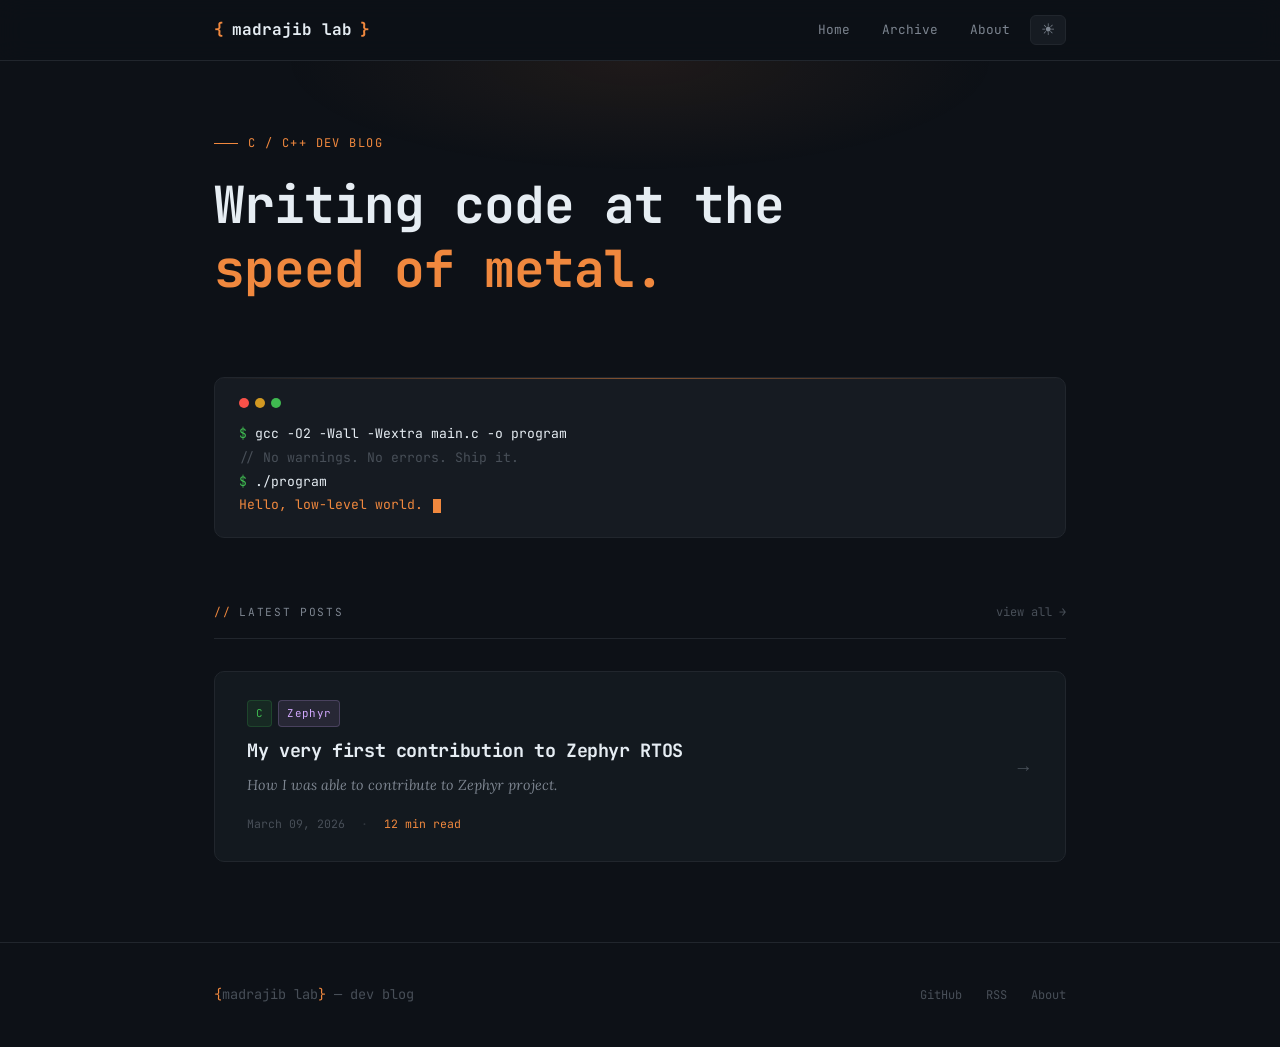
<file: index.html>
<!DOCTYPE html>
<html lang="en" data-theme="dark">
<head>
  <meta charset="UTF-8" />
  <meta name="viewport" content="width=device-width, initial-scale=1.0" />
  <title>madrajib lab — A C/C++ Dev Blog</title>
  <meta name="description" content="Dev Blog" />
  <link rel="stylesheet" href="style.css" />
  <link rel="icon" href="data:image/svg+xml,<svg xmlns='http://www.w3.org/2000/svg' viewBox='0 0 32 32'><text y='26' font-size='28'>⚙</text></svg>" />
</head>
<body>

  <!-- ── Nav ─────────────────────────────────────────────── -->
  <nav>
    <div class="nav-inner">
      <a href="index.html" class="nav-logo">
        <span class="logo-bracket">{</span>madrajib lab<span class="logo-bracket">}</span>
      </a>
      <div class="nav-links">
        <a href="index.html">Home</a>
        <a href="archive.html">Archive</a>
        <a href="about.html">About</a>
        <button class="theme-toggle" onclick="toggleTheme()" title="Toggle theme" aria-label="Toggle theme">☽</button>
      </div>
    </div>
  </nav>

  <!-- ── Hero ────────────────────────────────────────────── -->
  <div class="container">
    <section class="hero">
      <div class="hero-tag">C / C++ Dev Blog</div>
      <h1>Writing code at the<br><span class="accent">speed of metal.</span></h1>
      <!-- <p class="hero-desc">
        Deep dives into memory management, undefined behavior, performance tuning,
        and the dark arts of systems programming.
      </p> -->
      <!-- <div class="hero-stats">
        <div class="stat"><span>24</span>Articles</div>
        <div class="stat"><span>C++23</span>Coverage</div>
        <div class="stat"><span>∞</span>Segfaults</div>
      </div> -->
    </section>

    <!-- ── Terminal Banner ──────────────────────────────── -->
    <div class="terminal-banner">
      <div class="term-dots">
        <div class="term-dot"></div>
        <div class="term-dot"></div>
        <div class="term-dot"></div>
      </div>
      <div class="term-line"><span class="prompt">$</span> <span class="cmd">gcc -O2 -Wall -Wextra main.c -o program</span></div>
      <div class="term-line"><span class="comment">// No warnings. No errors. Ship it.</span></div>
      <div class="term-line"><span class="prompt">$</span> <span class="cmd">./program</span></div>
      <div class="term-line"><span class="output">Hello, low-level world.</span> <span class="cursor"></span></div>
    </div>

    <!-- ── Latest Posts ─────────────────────────────────── -->
    <section class="section">
      <div class="section-header">
        <div class="section-title">Latest Posts</div>
        <a href="archive.html" class="see-all">view all →</a>
      </div>

      <div class="posts-grid">

        <!-- Featured Post -->
         <a href="posts/my_first_zephyr_contribution.html" class="post-card">
          <div>
            <div class="post-tags">
              <span class="tag tag-cpp">C</span>
              <span class="tag tag-mem">Zephyr</span>
            </div>
            <h2 class="post-title">My very first contribution to Zephyr RTOS</h2>
            <p class="post-excerpt">
              How I was able to contribute to Zephyr project.
            </p>
            <div class="post-meta">
              <span>March 09, 2026</span>
              <span class="dot">·</span>
              <span class="read-time">12 min read</span>
            </div>
          </div>
          <span class="post-arrow">→</span>
        </a>

        <!-- <a href="posts/cc_simple_bus.html" class="post-card">
          <div>
            <div class="post-tags">
              <span class="tag tag-cpp">C</span>
              <span class="tag tag-mem">Event Bus</span>
            </div>
            <h2 class="post-title">Simple Event Bus in CC Printer — Here's how its working</h2>
            <p class="post-excerpt">
              Working of a simple event bus in Elegoo Centauri Carbon 3D printer.
            </p>
            <div class="post-meta">
              <span>March 09, 2026</span>
              <span class="dot">·</span>
              <span class="read-time">12 min read</span>
            </div>
          </div>
          <span class="post-arrow">→</span>
        </a> -->

        <!-- Post 2 -->
        <!-- <a href="posts/smart-pointers.html" class="post-card">
          <div>
            <div class="post-tags">
              <span class="tag tag-c">C</span>
              <span class="tag tag-perf">Performance</span>
            </div>
            <h2 class="post-title">Cache Lines, Padding, and the Struct Layout That Doubled My Performance</h2>
            <p class="post-excerpt">
              A 2× speedup hidden in 8 bytes of reordering. How struct field order can make or break your hot path.
            </p>
            <div class="post-meta">
              <span>Apr 28, 2025</span>
              <span class="dot">·</span>
              <span class="read-time">9 min read</span>
            </div>
          </div>
          <span class="post-arrow">→</span>
        </a> -->

        <!-- Post 3 -->
        <!-- <a href="posts/undefined-behavior.html" class="post-card">
          <div>
            <div class="post-tags">
              <span class="tag tag-c">C</span>
              <span class="tag tag-cpp">C++</span>
            </div>
            <h2 class="post-title">Undefined Behavior Is Not a Bug — It's a Contract You're Breaking</h2>
            <p class="post-excerpt">
              The compiler assumes your code is correct. When it isn't, all bets are off. Real examples of
              UB that silently corrupt data in optimized builds.
            </p>
            <div class="post-meta">
              <span>Apr 14, 2025</span>
              <span class="dot">·</span>
              <span class="read-time">15 min read</span>
            </div>
          </div>
          <span class="post-arrow">→</span>
        </a> -->

        <!-- Post 4 -->
        <!-- <a href="posts/templates.html" class="post-card">
          <div>
            <div class="post-tags">
              <span class="tag tag-cpp">C++</span>
              <span class="tag tag-algo">Algorithms</span>
            </div>
            <h2 class="post-title">Template Metaprogramming in 2025: When to Use It, When to Run</h2>
            <p class="post-excerpt">
              Concepts, constraints, and compile-time computation. The modern C++ way to write generic 
              code without sacrificing your sanity.
            </p>
            <div class="post-meta">
              <span>Mar 30, 2025</span>
              <span class="dot">·</span>
              <span class="read-time">11 min read</span>
            </div>
          </div>
          <span class="post-arrow">→</span>
        </a> -->

        <!-- Post 5 -->
        <!-- <a href="posts/syscalls.html" class="post-card">
          <div>
            <div class="post-tags">
              <span class="tag tag-c">C</span>
              <span class="tag tag-sys">Systems</span>
            </div>
            <h2 class="post-title">Talking to the Kernel: A Practical Guide to System Calls in C</h2>
            <p class="post-excerpt">
              Skip the glibc wrappers. This is how programs actually talk to Linux — from <code>write()</code>
              to <code>mmap()</code>, raw and unfiltered.
            </p>
            <div class="post-meta">
              <span>Mar 15, 2025</span>
              <span class="dot">·</span>
              <span class="read-time">13 min read</span>
            </div>
          </div>
          <span class="post-arrow">→</span>
        </a> -->

      </div>
    </section>
  </div><!-- /container -->

  <!-- ── Footer ───────────────────────────────────────────── -->
  <footer>
    <div class="footer-inner">
      <div class="footer-logo">
        <span>{</span>madrajib lab<span>}</span> — dev blog
      </div>
      <div class="footer-links">
        <a href="https://github.com/MadRajib" target="_blank">GitHub</a>
        <a href="feed.xml">RSS</a>
        <a href="about.html">About</a>
      </div>
    </div>
  </footer>

  <script>
    // ── Theme ──────────────────────────────────────────────
    const html = document.documentElement;
    const btn  = document.querySelector('.theme-toggle');

    const savedTheme = localStorage.getItem('theme') || 'dark';
    applyTheme(savedTheme);

    function applyTheme(theme) {
      html.setAttribute('data-theme', theme);
      btn.textContent = theme === 'dark' ? '☀︎' : '☽';
      localStorage.setItem('theme', theme);
    }

    function toggleTheme() {
      applyTheme(html.getAttribute('data-theme') === 'dark' ? 'light' : 'dark');
    }
  </script>
</body>
</html>
</file>
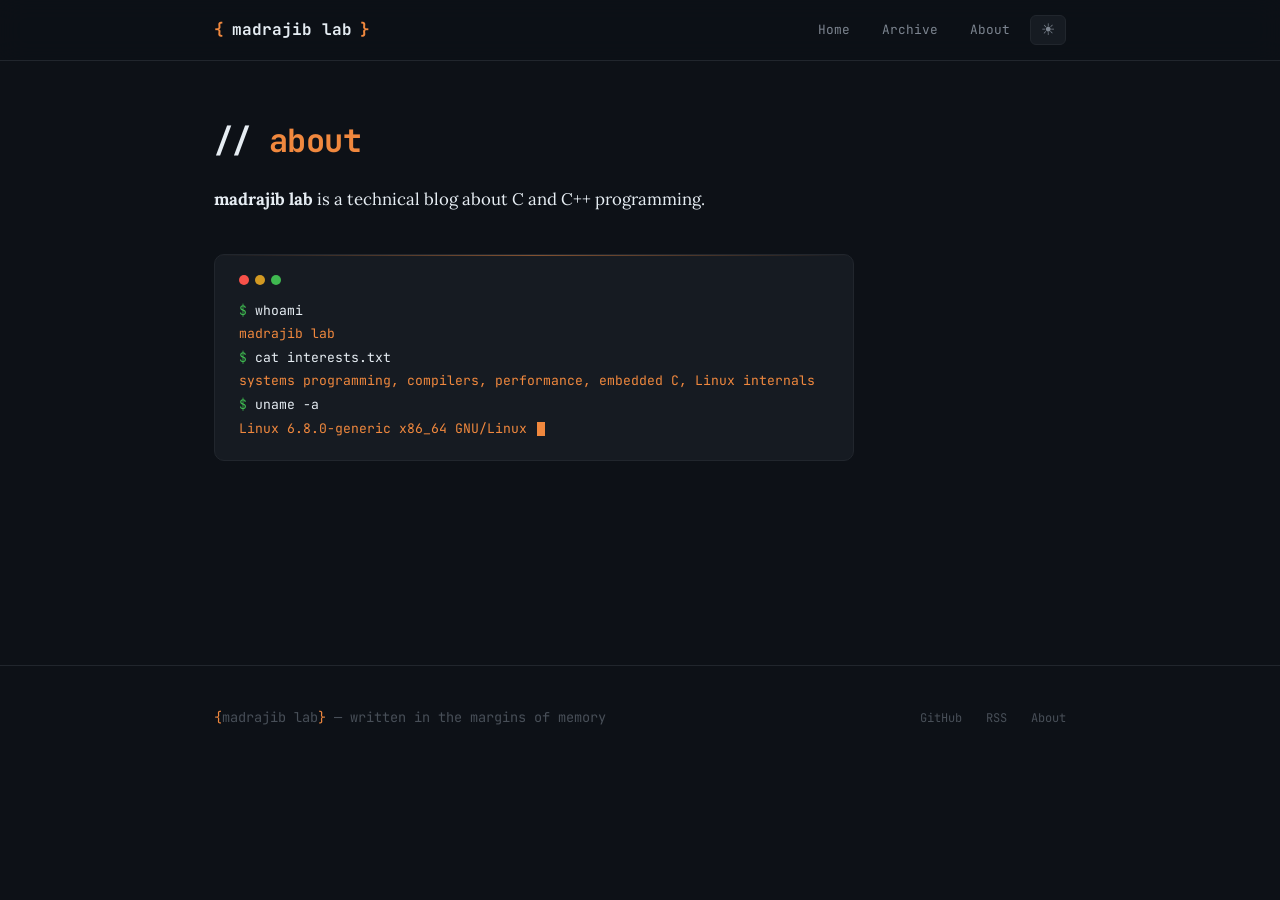
<file: about.html>
<!DOCTYPE html>
<html lang="en" data-theme="dark">
<head>
  <meta charset="UTF-8" />
  <meta name="viewport" content="width=device-width, initial-scale=1.0" />
  <title>About — madrajib lab</title>
  <link rel="stylesheet" href="style.css" />
  <link rel="icon" href="data:image/svg+xml,<svg xmlns='http://www.w3.org/2000/svg' viewBox='0 0 32 32'><text y='26' font-size='28'>⚙</text></svg>" />
</head>
<body>

  <nav>
    <div class="nav-inner">
      <a href="index.html" class="nav-logo">
        <span class="logo-bracket">{</span>madrajib lab<span class="logo-bracket">}</span>
      </a>
      <div class="nav-links">
        <a href="index.html">Home</a>
        <a href="archive.html">Archive</a>
        <a href="about.html">About</a>
        <button class="theme-toggle" onclick="toggleTheme()" title="Toggle theme" aria-label="Toggle theme">☽</button>
      </div>
    </div>
  </nav>

  <div class="container">
    <div class="about-section">
      <h1>// <span class="accent">about</span></h1>
      <div class="about-content">
        <p>
          <strong>madrajib lab</strong> is a technical blog about C and C++ programming. 
          <!-- Not the "here's how to write a for loop" kind — the kind where we read assembly output, 
          measure cache miss rates, and dig into why the compiler makes surprising choices. -->
        </p>
        <!-- <p>
          I'm a systems programmer who spends too much time on Compiler Explorer and not enough 
          time sleeping. I work on performance-critical software and write about what I learn along 
          the way: memory models, undefined behavior, modern C++ idioms, and the occasional foray 
          into kernel internals.
        </p> -->
        <!-- <p>
          All code examples are compiled and tested. If something is wrong, open an issue on GitHub.
        </p> -->

        <div class="terminal-banner" style="margin-top:40px">
          <div class="term-dots">
            <div class="term-dot"></div><div class="term-dot"></div><div class="term-dot"></div>
          </div>
          <div class="term-line"><span class="prompt">$</span> <span class="cmd">whoami</span></div>
          <div class="term-line"><span class="output">madrajib lab</span></div>
          <div class="term-line"><span class="prompt">$</span> <span class="cmd">cat interests.txt</span></div>
          <div class="term-line"><span class="output">systems programming, compilers, performance, embedded C, Linux internals</span></div>
          <div class="term-line"><span class="prompt">$</span> <span class="cmd">uname -a</span></div>
          <div class="term-line"><span class="output">Linux 6.8.0-generic x86_64 GNU/Linux</span> <span class="cursor"></span></div>
        </div>

        <!-- <div class="skills-grid" style="margin-top:48px">
          <div class="skill-item">
            <div class="skill-name">C (C11/C17)</div>
            <div class="skill-level">████████░░ Expert</div>
          </div>
          <div class="skill-item">
            <div class="skill-name">C++ (up to C++23)</div>
            <div class="skill-level">████████░░ Expert</div>
          </div>
          <div class="skill-item">
            <div class="skill-name">x86-64 Assembly</div>
            <div class="skill-level">██████░░░░ Proficient</div>
          </div>
          <div class="skill-item">
            <div class="skill-name">Linux Internals</div>
            <div class="skill-level">███████░░░ Advanced</div>
          </div>
          <div class="skill-item">
            <div class="skill-name">Embedded C</div>
            <div class="skill-level">██████░░░░ Proficient</div>
          </div>
          <div class="skill-item">
            <div class="skill-name">CMake / Build</div>
            <div class="skill-level">█████░░░░░ Intermediate</div>
          </div>
        </div> -->

      </div>
    </div>
  </div>

  <footer>
    <div class="footer-inner">
      <div class="footer-logo"><span>{</span>madrajib lab<span>}</span> — written in the margins of memory</div>
      <div class="footer-links">
        <a href="https://github.com/" target="_blank">GitHub</a>
        <a href="feed.xml">RSS</a>
        <a href="about.html">About</a>
      </div>
    </div>
  </footer>

  <script>
    const html = document.documentElement;
    const btn  = document.querySelector('.theme-toggle');
    const savedTheme = localStorage.getItem('theme') || 'dark';
    applyTheme(savedTheme);
    function applyTheme(t) {
      html.setAttribute('data-theme', t);
      btn.textContent = t === 'dark' ? '☀︎' : '☽';
      localStorage.setItem('theme', t);
    }
    function toggleTheme() { applyTheme(html.getAttribute('data-theme') === 'dark' ? 'light' : 'dark'); }
  </script>
</body>
</html>
</file>
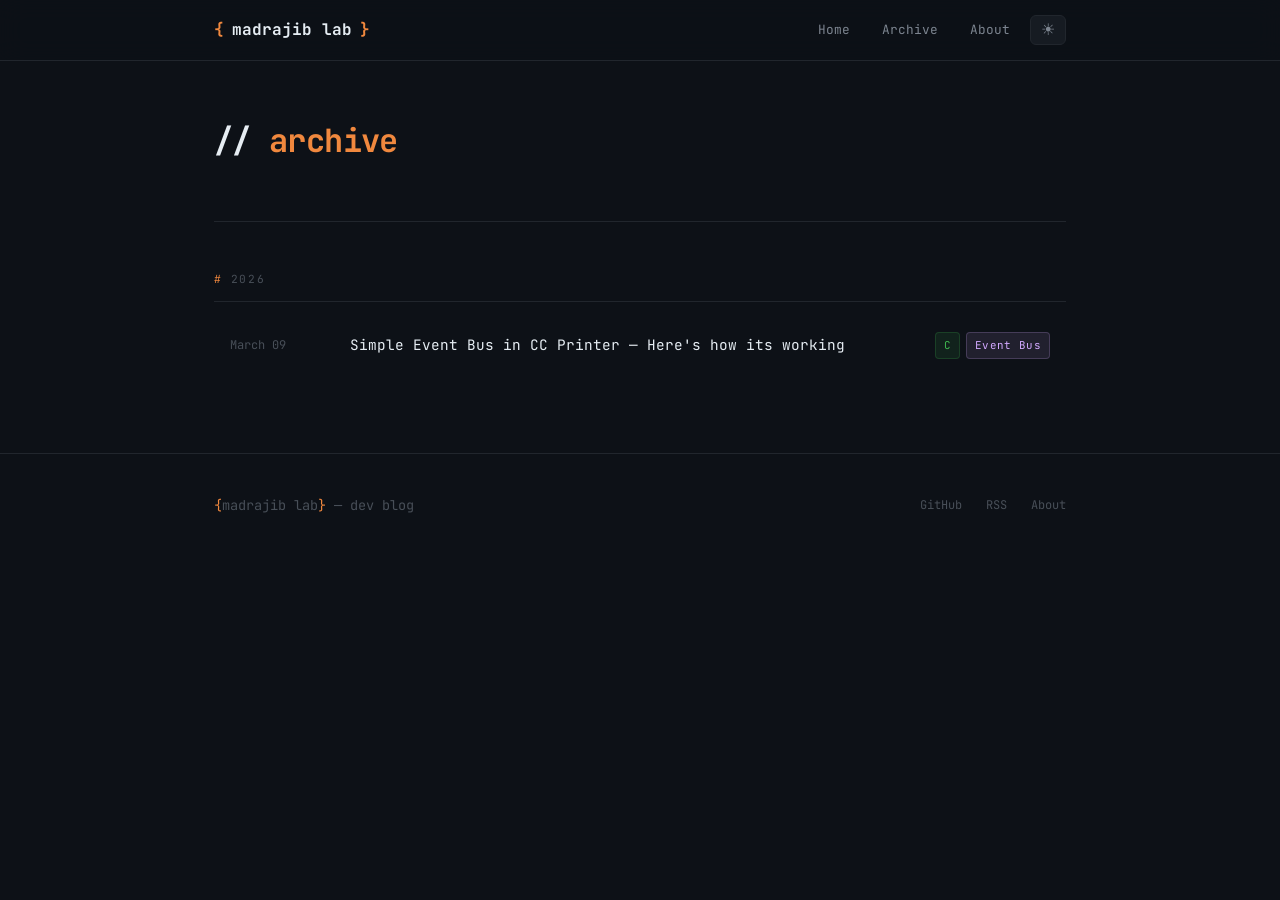
<file: archive.html>
<!DOCTYPE html>
<html lang="en" data-theme="dark">
<head>
  <meta charset="UTF-8" />
  <meta name="viewport" content="width=device-width, initial-scale=1.0" />
  <title>Archive — bits & bytes</title>
  <link rel="stylesheet" href="style.css" />
  <link rel="icon" href="data:image/svg+xml,<svg xmlns='http://www.w3.org/2000/svg' viewBox='0 0 32 32'><text y='26' font-size='28'>⚙</text></svg>" />
  <style>
    .archive-hero { padding: 60px 0 48px; border-bottom: 1px solid var(--border); margin-bottom: 48px; }
    .archive-hero h1 { font-size: 2rem; margin-bottom: 12px; }
    .archive-hero p { color: var(--text-muted); font-style: italic; }
    .year-group { margin-bottom: 48px; }
    .year-label {
      font-family: 'JetBrains Mono', monospace;
      font-size: 0.7rem;
      color: var(--text-dim);
      letter-spacing: 0.15em;
      text-transform: uppercase;
      margin-bottom: 16px;
      padding-bottom: 12px;
      border-bottom: 1px solid var(--border);
      display: flex;
      align-items: center;
      gap: 8px;
    }
    .year-label::before { content: '#'; color: var(--amber); }
    .archive-list { display: grid; gap: 2px; }
    .archive-item {
      display: grid;
      grid-template-columns: 100px 1fr auto;
      align-items: center;
      gap: 20px;
      padding: 14px 16px;
      border-radius: var(--radius);
      transition: background var(--transition);
      color: inherit;
      text-decoration: none;
    }
    .archive-item:hover { background: var(--bg-alt); }
    .archive-item:hover .archive-title { color: var(--amber); }
    .archive-date {
      font-family: 'JetBrains Mono', monospace;
      font-size: 0.75rem;
      color: var(--text-dim);
    }
    .archive-title {
      font-family: 'JetBrains Mono', monospace;
      font-size: 0.9rem;
      color: var(--text);
      transition: color var(--transition);
    }
    .archive-tags { display: flex; gap: 6px; }
    @media (max-width: 580px) {
      .archive-item { grid-template-columns: 1fr; gap: 6px; }
      .archive-tags { display: none; }
    }
  </style>
</head>
<body>

  <nav>
    <div class="nav-inner">
      <a href="index.html" class="nav-logo">
        <span class="logo-bracket">{</span>madrajib lab<span class="logo-bracket">}</span>
      </a>
      <div class="nav-links">
        <a href="index.html">Home</a>
        <a href="archive.html">Archive</a>
        <a href="about.html">About</a>
        <button class="theme-toggle" onclick="toggleTheme()" title="Toggle theme" aria-label="Toggle theme">☽</button>
      </div>
    </div>
  </nav>

  <div class="container">

    <div class="archive-hero">
      <h1>// <span style="color:var(--amber)">archive</span></h1>
      <!-- <p>All posts, chronologically. 24 articles and counting.</p> -->
    </div>

    <div class="year-group">
      <div class="year-label">2026</div>
      <div class="archive-list">
        <a href="posts/cc_simple_bus.html" class="archive-item">
          <span class="archive-date">March 09</span>
          <span class="archive-title">Simple Event Bus in CC Printer — Here's how its working</span>
          <div class="archive-tags"><span class="tag tag-cpp">C </span><span class="tag tag-mem">Event Bus</span></div>
        </a>
      </div>
    </div>

    <!-- <div class="year-group">
      <div class="year-label">2024</div>
      <div class="archive-list">
        <a href="#" class="archive-item">
          <span class="archive-date">Dec 18</span>
          <span class="archive-title">Reading /proc/self/maps: Understanding Your Process's Memory Layout</span>
          <div class="archive-tags"><span class="tag tag-c">C</span><span class="tag tag-sys">Systems</span></div>
        </a>
        <a href="#" class="archive-item">
          <span class="archive-date">Nov 30</span>
          <span class="archive-title">Coroutines in C++20: A Ground-Up Explanation</span>
          <div class="archive-tags"><span class="tag tag-cpp">C++</span></div>
        </a>
        <a href="#" class="archive-item">
          <span class="archive-date">Oct 14</span>
          <span class="archive-title">SIMD Intrinsics: Hand-Vectorizing a Parser for 4× Speedup</span>
          <div class="archive-tags"><span class="tag tag-c">C</span><span class="tag tag-perf">Perf</span></div>
        </a>
        <a href="#" class="archive-item">
          <span class="archive-date">Sep 2</span>
          <span class="archive-title">Setjmp, Longjmp, and the Stack Frames Nobody Talks About</span>
          <div class="archive-tags"><span class="tag tag-c">C</span><span class="tag tag-sys">Systems</span></div>
        </a>
        <a href="#" class="archive-item">
          <span class="archive-date">Jul 19</span>
          <span class="archive-title">Zero-Copy Networking with io_uring</span>
          <div class="archive-tags"><span class="tag tag-c">C</span><span class="tag tag-sys">Systems</span><span class="tag tag-perf">Perf</span></div>
        </a>
        <a href="#" class="archive-item">
          <span class="archive-date">Jun 5</span>
          <span class="archive-title">Bit Manipulation Tricks the Compiler Already Knows</span>
          <div class="archive-tags"><span class="tag tag-c">C</span><span class="tag tag-algo">Algorithms</span></div>
        </a>
      </div>
    </div> -->

  </div>

  <footer>
    <div class="footer-inner">
      <div class="footer-logo"><span>{</span>madrajib lab<span>}</span> — dev blog</div>
      <div class="footer-links">
        <a href="https://github.com/" target="_blank">GitHub</a>
        <a href="feed.xml">RSS</a>
        <a href="about.html">About</a>
      </div>
    </div>
  </footer>

  <script>
    const html = document.documentElement;
    const btn  = document.querySelector('.theme-toggle');
    const savedTheme = localStorage.getItem('theme') || 'dark';
    applyTheme(savedTheme);
    function applyTheme(t) {
      html.setAttribute('data-theme', t);
      btn.textContent = t === 'dark' ? '☀︎' : '☽';
      localStorage.setItem('theme', t);
    }
    function toggleTheme() { applyTheme(html.getAttribute('data-theme') === 'dark' ? 'light' : 'dark'); }
  </script>
</body>
</html>
</file>
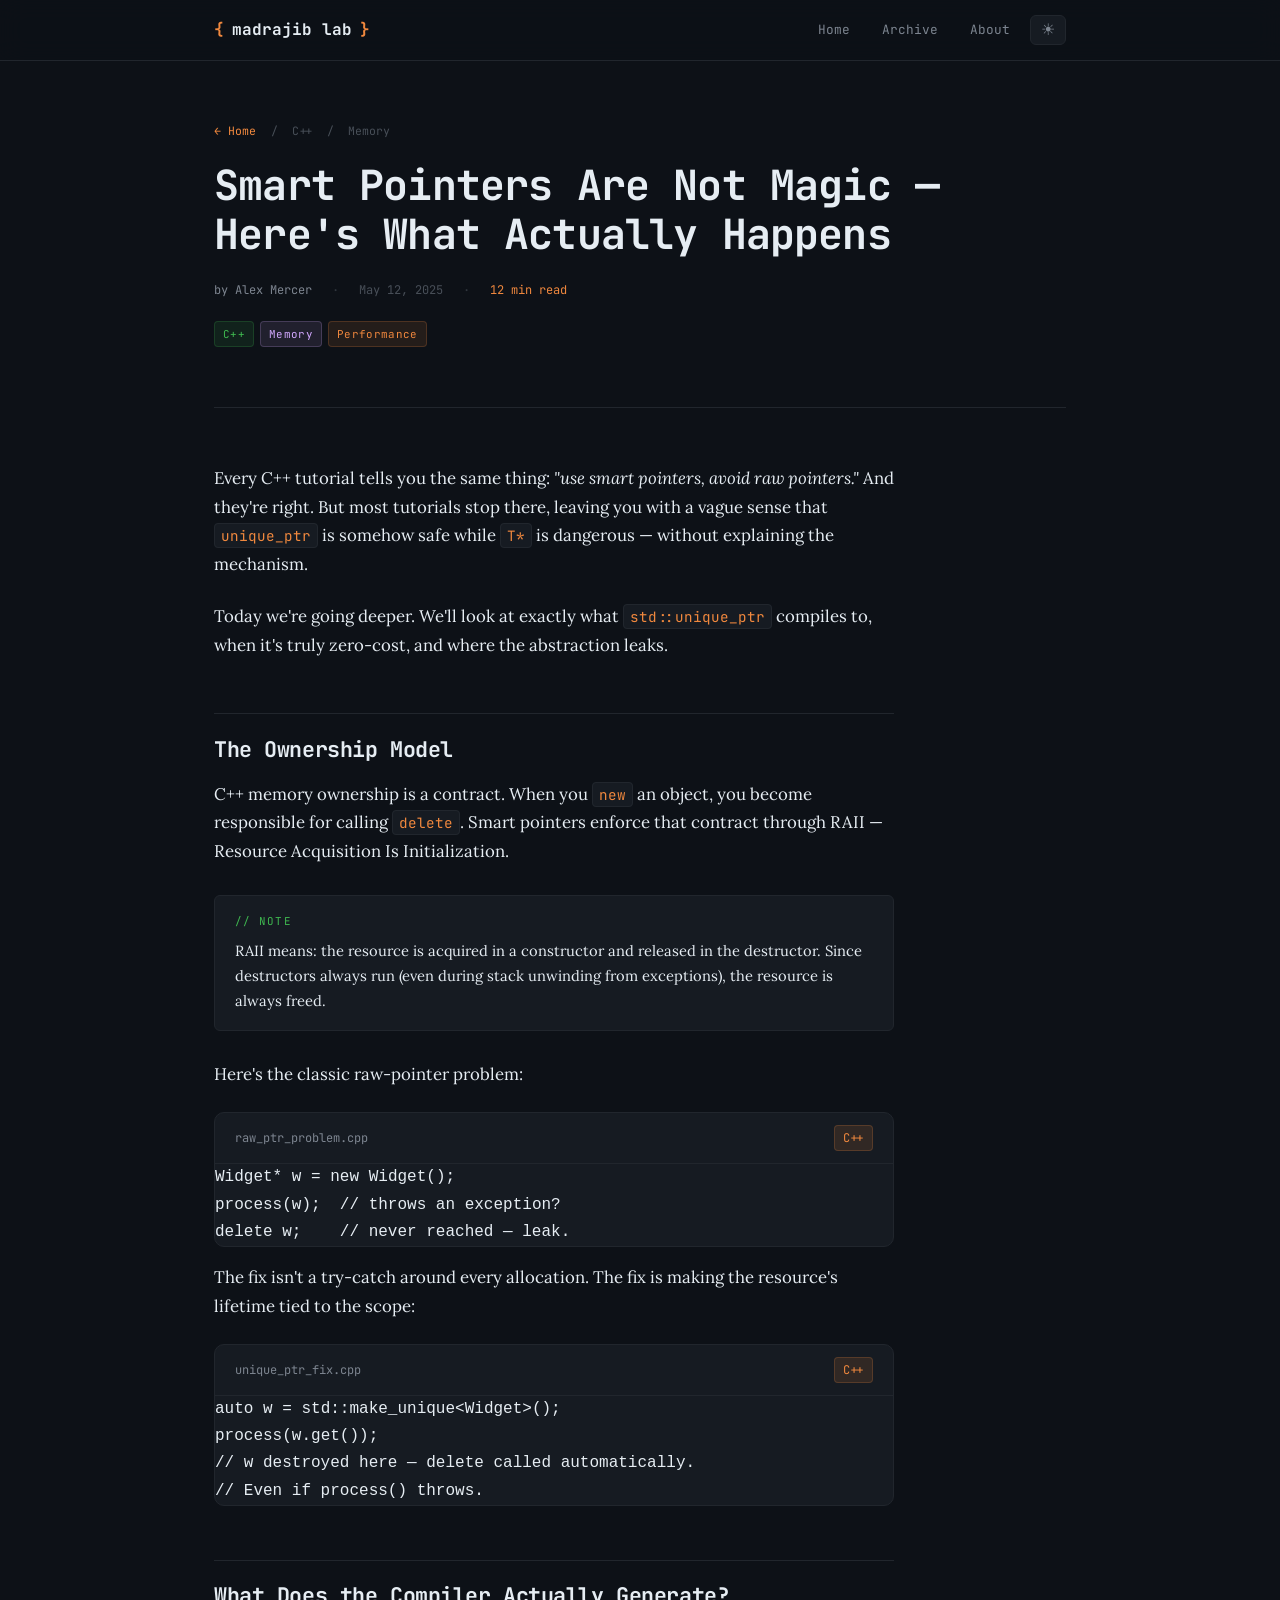
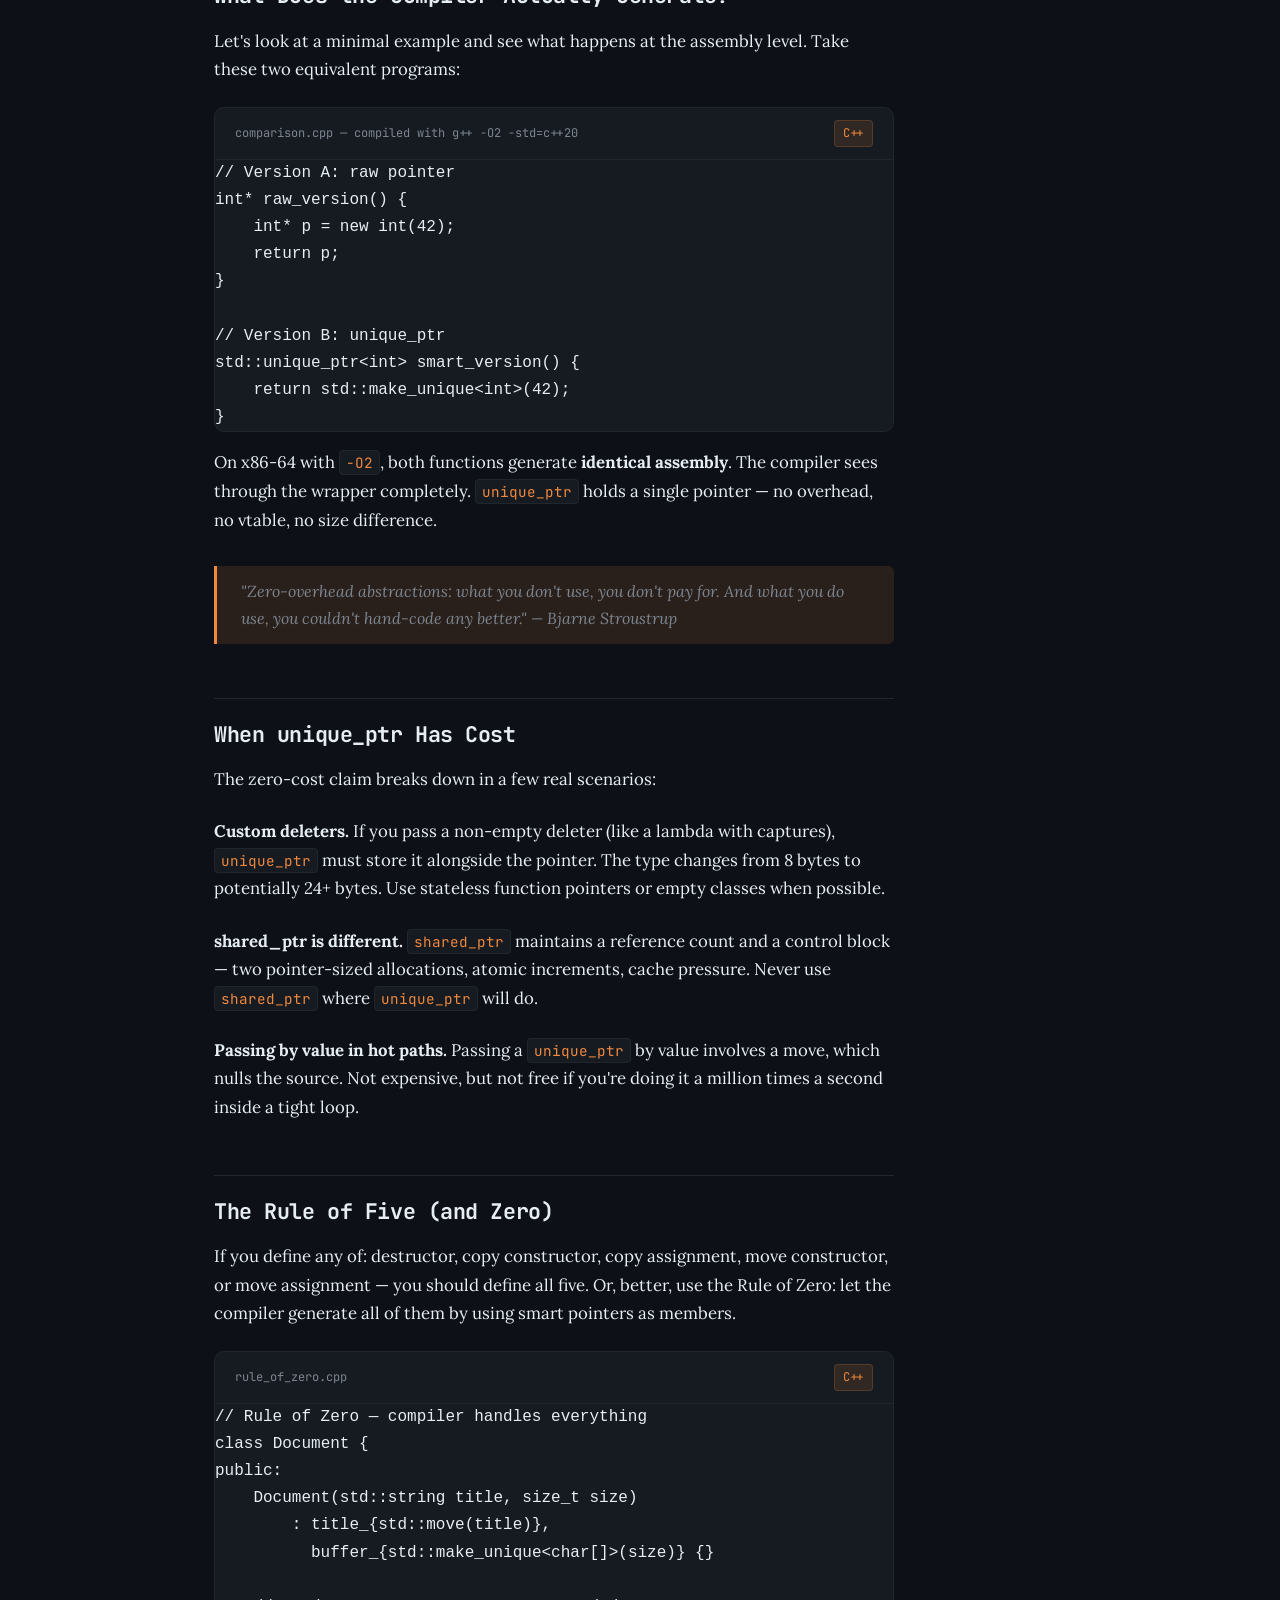
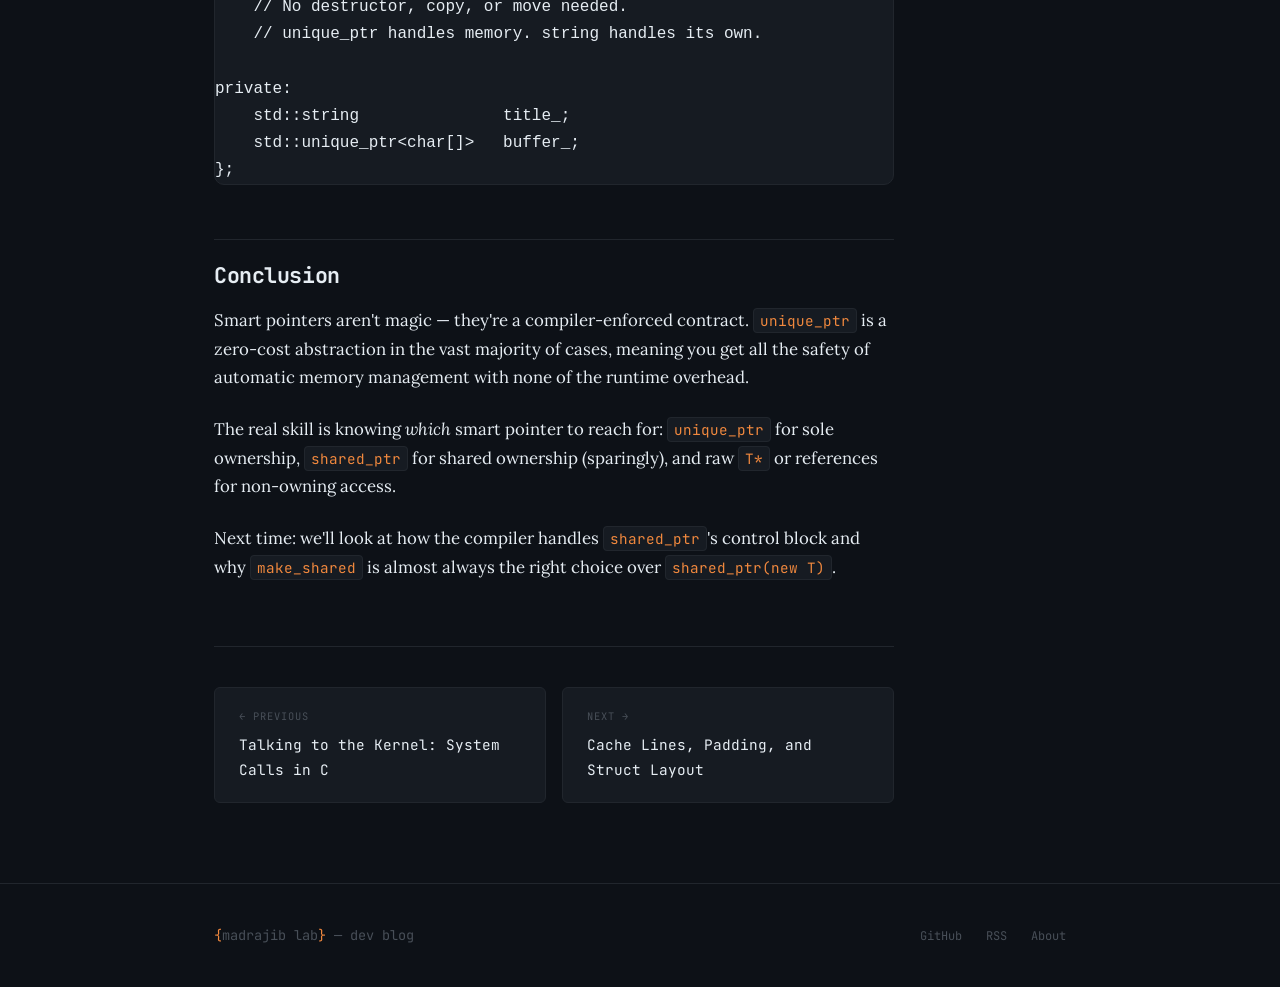
<file: posts/smart-pointers.html>
<!DOCTYPE html>
<html lang="en" data-theme="dark">
<head>
  <meta charset="UTF-8" />
  <meta name="viewport" content="width=device-width, initial-scale=1.0" />
  <title>Smart Pointers Are Not Magic — bits & bytes</title>
  <meta name="description" content="Everyone says just use unique_ptr but few understand what the compiler actually generates. We disassemble the output and find out." />
  <link rel="stylesheet" href="../style.css" />
  <link rel="icon" href="data:image/svg+xml,<svg xmlns='http://www.w3.org/2000/svg' viewBox='0 0 32 32'><text y='26' font-size='28'>⚙</text></svg>" />
</head>
<body>

  <!-- ── Nav ─────────────────────────────────────────────── -->
  <nav>
    <div class="nav-inner">
      <a href="../index.html" class="nav-logo">
        <span class="logo-bracket">{</span>madrajib lab<span class="logo-bracket">}</span>
      </a>
      <div class="nav-links">
        <a href="../index.html">Home</a>
        <a href="../archive.html">Archive</a>
        <a href="../about.html">About</a>
        <button class="theme-toggle" onclick="toggleTheme()" title="Toggle theme" aria-label="Toggle theme">☽</button>
      </div>
    </div>
  </nav>

  <div class="container">

    <!-- ── Post Hero ────────────────────────────────────── -->
    <div class="post-hero">
      <div class="post-hero-tag">
        <a href="../index.html">← Home</a>
        &nbsp;/&nbsp; C++ &nbsp;/&nbsp; Memory
      </div>
      <h1>Smart Pointers Are Not Magic —<br>Here's What Actually Happens</h1>
      <div class="post-hero-meta">
        <span class="author">by Alex Mercer</span>
        <span class="sep">·</span>
        <span>May 12, 2025</span>
        <span class="sep">·</span>
        <span class="read-time">12 min read</span>
      </div>
      <div class="post-tags" style="margin-top:20px">
        <span class="tag tag-cpp">C++</span>
        <span class="tag tag-mem">Memory</span>
        <span class="tag tag-perf">Performance</span>
      </div>
    </div>

    <!-- ── Post Body ────────────────────────────────────── -->
    <div class="post-content">

      <p>
        Every C++ tutorial tells you the same thing: <em>"use smart pointers, avoid raw pointers."</em>
        And they're right. But most tutorials stop there, leaving you with a vague sense that 
        <code>unique_ptr</code> is somehow safe while <code>T*</code> is dangerous — without explaining
        the mechanism.
      </p>

      <p>
        Today we're going deeper. We'll look at exactly what <code>std::unique_ptr</code> compiles 
        to, when it's truly zero-cost, and where the abstraction leaks.
      </p>

      <h2>The Ownership Model</h2>

      <p>
        C++ memory ownership is a contract. When you <code>new</code> an object, you become responsible
        for calling <code>delete</code>. Smart pointers enforce that contract through RAII —
        Resource Acquisition Is Initialization.
      </p>

      <div class="tip">
        RAII means: the resource is acquired in a constructor and released in the destructor.
        Since destructors always run (even during stack unwinding from exceptions),
        the resource is always freed.
      </div>

      <p>
        Here's the classic raw-pointer problem:
      </p>

      <div class="snippet-card">
        <div class="snippet-header">
          <span>raw_ptr_problem.cpp</span>
          <span class="lang">C++</span>
        </div>
        <div class="snippet-body">
<pre><span class="typ">Widget</span><span class="op">*</span> w <span class="op">=</span> <span class="kw">new</span> <span class="typ">Widget</span><span class="op">();</span>
<span class="fn">process</span><span class="op">(</span>w<span class="op">);</span>  <span class="cm">// throws an exception?</span>
<span class="kw">delete</span> w<span class="op">;</span>    <span class="cm">// never reached — leak.</span></pre>
        </div>
      </div>

      <p>
        The fix isn't a try-catch around every allocation. The fix is making the resource's
        lifetime tied to the scope:
      </p>

      <div class="snippet-card">
        <div class="snippet-header">
          <span>unique_ptr_fix.cpp</span>
          <span class="lang">C++</span>
        </div>
        <div class="snippet-body">
<pre><span class="kw">auto</span> w <span class="op">=</span> std<span class="op">::</span><span class="fn">make_unique</span><span class="op">&lt;</span><span class="typ">Widget</span><span class="op">&gt;();</span>
<span class="fn">process</span><span class="op">(</span>w<span class="op">.</span><span class="fn">get</span><span class="op">());</span>
<span class="cm">// w destroyed here — delete called automatically.</span>
<span class="cm">// Even if process() throws.</span></pre>
        </div>
      </div>

      <h2>What Does the Compiler Actually Generate?</h2>

      <p>
        Let's look at a minimal example and see what happens at the assembly level.
        Take these two equivalent programs:
      </p>

      <div class="snippet-card">
        <div class="snippet-header">
          <span>comparison.cpp — compiled with g++ -O2 -std=c++20</span>
          <span class="lang">C++</span>
        </div>
        <div class="snippet-body">
<pre><span class="cm">// Version A: raw pointer</span>
<span class="typ">int</span><span class="op">*</span> <span class="fn">raw_version</span><span class="op">() {</span>
    <span class="typ">int</span><span class="op">*</span> p <span class="op">=</span> <span class="kw">new</span> <span class="typ">int</span><span class="op">(</span><span class="num">42</span><span class="op">);</span>
    <span class="kw">return</span> p<span class="op">;</span>
<span class="op">}</span>

<span class="cm">// Version B: unique_ptr</span>
std<span class="op">::</span><span class="typ">unique_ptr</span><span class="op">&lt;</span><span class="typ">int</span><span class="op">&gt;</span> <span class="fn">smart_version</span><span class="op">() {</span>
    <span class="kw">return</span> std<span class="op">::</span><span class="fn">make_unique</span><span class="op">&lt;</span><span class="typ">int</span><span class="op">&gt;(</span><span class="num">42</span><span class="op">);</span>
<span class="op">}</span></pre>
        </div>
      </div>

      <p>
        On x86-64 with <code>-O2</code>, both functions generate <strong>identical assembly</strong>.
        The compiler sees through the wrapper completely. <code>unique_ptr</code> holds a single 
        pointer — no overhead, no vtable, no size difference.
      </p>

      <blockquote>
        "Zero-overhead abstractions: what you don't use, you don't pay for. And what you do use,
        you couldn't hand-code any better." — Bjarne Stroustrup
      </blockquote>

      <h2>When unique_ptr Has Cost</h2>

      <p>
        The zero-cost claim breaks down in a few real scenarios:
      </p>

      <p>
        <strong>Custom deleters.</strong> If you pass a non-empty deleter (like a lambda with captures),
        <code>unique_ptr</code> must store it alongside the pointer. The type changes from 8 bytes to
        potentially 24+ bytes. Use stateless function pointers or empty classes when possible.
      </p>

      <p>
        <strong>shared_ptr is different.</strong> <code>shared_ptr</code> maintains a reference count
        and a control block — two pointer-sized allocations, atomic increments, cache pressure.
        Never use <code>shared_ptr</code> where <code>unique_ptr</code> will do.
      </p>

      <p>
        <strong>Passing by value in hot paths.</strong> Passing a <code>unique_ptr</code> by value
        involves a move, which nulls the source. Not expensive, but not free if you're doing it
        a million times a second inside a tight loop.
      </p>

      <h2>The Rule of Five (and Zero)</h2>

      <p>
        If you define any of: destructor, copy constructor, copy assignment, move constructor, or
        move assignment — you should define all five. Or, better, use the Rule of Zero: let the
        compiler generate all of them by using smart pointers as members.
      </p>

      <div class="snippet-card">
        <div class="snippet-header">
          <span>rule_of_zero.cpp</span>
          <span class="lang">C++</span>
        </div>
        <div class="snippet-body">
<pre><span class="cm">// Rule of Zero — compiler handles everything</span>
<span class="kw">class</span> <span class="typ">Document</span> <span class="op">{</span>
<span class="kw">public</span><span class="op">:</span>
    <span class="fn">Document</span><span class="op">(</span>std<span class="op">::</span><span class="typ">string</span> title<span class="op">,</span> <span class="typ">size_t</span> size<span class="op">)</span>
        <span class="op">:</span> title_<span class="op">{</span>std<span class="op">::</span><span class="fn">move</span><span class="op">(</span>title<span class="op">)},</span>
          buffer_<span class="op">{</span>std<span class="op">::</span><span class="fn">make_unique</span><span class="op">&lt;</span><span class="typ">char</span><span class="op">[]&gt;(</span>size<span class="op">)} {}</span>

    <span class="cm">// No destructor, copy, or move needed.</span>
    <span class="cm">// unique_ptr handles memory. string handles its own.</span>

<span class="kw">private</span><span class="op">:</span>
    std<span class="op">::</span><span class="typ">string</span>               title_<span class="op">;</span>
    std<span class="op">::</span><span class="typ">unique_ptr</span><span class="op">&lt;</span><span class="typ">char</span><span class="op">[]&gt;</span>   buffer_<span class="op">;</span>
<span class="op">};</span></pre>
        </div>
      </div>

      <h2>Conclusion</h2>

      <p>
        Smart pointers aren't magic — they're a compiler-enforced contract. <code>unique_ptr</code>
        is a zero-cost abstraction in the vast majority of cases, meaning you get all the safety
        of automatic memory management with none of the runtime overhead.
      </p>

      <p>
        The real skill is knowing <em>which</em> smart pointer to reach for: <code>unique_ptr</code>
        for sole ownership, <code>shared_ptr</code> for shared ownership (sparingly), and raw 
        <code>T*</code> or references for non-owning access.
      </p>

      <p>
        Next time: we'll look at how the compiler handles <code>shared_ptr</code>'s control block
        and why <code>make_shared</code> is almost always the right choice over 
        <code>shared_ptr(new T)</code>.
      </p>

      <!-- ── Post Nav ──────────────────────────────────── -->
      <div class="post-nav">
        <a href="syscalls.html" class="post-nav-btn">
          <div class="post-nav-label">← Previous</div>
          <div class="post-nav-title">Talking to the Kernel: System Calls in C</div>
        </a>
        <a href="memory-layout.html" class="post-nav-btn">
          <div class="post-nav-label">Next →</div>
          <div class="post-nav-title">Cache Lines, Padding, and Struct Layout</div>
        </a>
      </div>

    </div><!-- /post-content -->
  </div><!-- /container -->

  <footer>
    <div class="footer-inner">
      <div class="footer-logo">
        <span>{</span>madrajib lab<span>}</span> — dev blog
      </div>
      <div class="footer-links">
        <a href="https://github.com/" target="_blank">GitHub</a>
        <a href="../feed.xml">RSS</a>
        <a href="../about.html">About</a>
      </div>
    </div>
  </footer>

  <script>
    const html = document.documentElement;
    const btn  = document.querySelector('.theme-toggle');
    const savedTheme = localStorage.getItem('theme') || 'dark';
    applyTheme(savedTheme);
    function applyTheme(t) {
      html.setAttribute('data-theme', t);
      btn.textContent = t === 'dark' ? '☀︎' : '☽';
      localStorage.setItem('theme', t);
    }
    function toggleTheme() { applyTheme(html.getAttribute('data-theme') === 'dark' ? 'light' : 'dark'); }
  </script>
</body>
</html>
</file>
<file: style.css>
@import url('https://fonts.googleapis.com/css2?family=JetBrains+Mono:wght@300;400;500;700&family=Lora:ital,wght@0,400;0,600;0,700;1,400;1,600&display=swap');

/* ─── CSS Variables ─────────────────────────────────────── */
:root {
  --bg:         #0d1117;
  --bg-alt:     #161b22;
  --bg-card:    #13191f;
  --border:     #21262d;
  --border-accent: #30363d;
  --text:       #e6edf3;
  --text-muted: #7d8590;
  --text-dim:   #484f58;
  --amber:      #f0883e;
  --amber-dim:  #c0662e;
  --amber-glow: rgba(240,136,62,0.12);
  --green:      #3fb950;
  --red:        #f85149;
  --blue:       #79c0ff;
  --purple:     #d2a8ff;
  --code-bg:    #161b22;
  --shadow:     0 4px 24px rgba(0,0,0,0.5);
  --radius:     6px;
  --transition: 0.2s ease;
}

[data-theme="light"] {
  --bg:         #f6f8fa;
  --bg-alt:     #ffffff;
  --bg-card:    #ffffff;
  --border:     #d0d7de;
  --border-accent: #bbc0c8;
  --text:       #1f2328;
  --text-muted: #656d76;
  --text-dim:   #9198a1;
  --amber:      #bc4c00;
  --amber-dim:  #953c00;
  --amber-glow: rgba(188,76,0,0.08);
  --green:      #1a7f37;
  --red:        #cf222e;
  --blue:       #0969da;
  --purple:     #8250df;
  --code-bg:    #f0f2f4;
  --shadow:     0 4px 24px rgba(0,0,0,0.1);
}

/* ─── Reset ─────────────────────────────────────────────── */
*, *::before, *::after { box-sizing: border-box; margin: 0; padding: 0; }
html { scroll-behavior: smooth; }

body {
  font-family: 'Lora', Georgia, serif;
  background: var(--bg);
  color: var(--text);
  line-height: 1.7;
  font-size: 1rem;
  min-height: 100vh;
  transition: background var(--transition), color var(--transition);
}

/* ─── Scrollbar ──────────────────────────────────────────── */
::-webkit-scrollbar { width: 6px; }
::-webkit-scrollbar-track { background: var(--bg); }
::-webkit-scrollbar-thumb { background: var(--border-accent); border-radius: 3px; }
::-webkit-scrollbar-thumb:hover { background: var(--amber); }

/* ─── Selection ──────────────────────────────────────────── */
::selection { background: var(--amber-glow); color: var(--amber); }

/* ─── Typography ─────────────────────────────────────────── */
h1, h2, h3, h4, h5, h6 {
  font-family: 'JetBrains Mono', monospace;
  line-height: 1.25;
  font-weight: 700;
  letter-spacing: -0.02em;
}

a {
  color: var(--amber);
  text-decoration: none;
  transition: color var(--transition), opacity var(--transition);
}
a:hover { color: var(--amber-dim); }

p { margin-bottom: 1.2em; }
p:last-child { margin-bottom: 0; }

/* ─── Layout ─────────────────────────────────────────────── */
.container {
  max-width: 900px;
  margin: 0 auto;
  padding: 0 24px;
}

/* ─── Nav ────────────────────────────────────────────────── */
nav {
  position: sticky;
  top: 0;
  z-index: 100;
  background: rgba(13,17,23,0.92);
  backdrop-filter: blur(12px);
  border-bottom: 1px solid var(--border);
  transition: background var(--transition);
}
[data-theme="light"] nav {
  background: rgba(246,248,250,0.92);
}

.nav-inner {
  display: flex;
  align-items: center;
  justify-content: space-between;
  padding: 0 24px;
  height: 60px;
  max-width: 900px;
  margin: 0 auto;
}

.nav-logo {
  font-family: 'JetBrains Mono', monospace;
  font-size: 1rem;
  font-weight: 700;
  color: var(--text);
  display: flex;
  align-items: center;
  gap: 8px;
}
.nav-logo:hover { color: var(--amber); }
.nav-logo .logo-bracket { color: var(--amber); }

.nav-links {
  display: flex;
  align-items: center;
  gap: 8px;
}

.nav-links a {
  font-family: 'JetBrains Mono', monospace;
  font-size: 0.8rem;
  color: var(--text-muted);
  padding: 6px 12px;
  border-radius: var(--radius);
  transition: all var(--transition);
}
.nav-links a:hover {
  color: var(--text);
  background: var(--bg-alt);
}

.theme-toggle {
  background: var(--bg-alt);
  border: 1px solid var(--border);
  border-radius: var(--radius);
  color: var(--text-muted);
  cursor: pointer;
  font-size: 1rem;
  padding: 6px 10px;
  transition: all var(--transition);
  line-height: 1;
}
.theme-toggle:hover {
  border-color: var(--amber);
  color: var(--amber);
}

/* ─── Hero ───────────────────────────────────────────────── */
.hero {
  padding: 72px 0 56px;
  position: relative;
  overflow: hidden;
}
.hero::before {
  content: '';
  position: absolute;
  top: 0; left: 0; right: 0; bottom: 0;
  background: radial-gradient(ellipse 60% 50% at 50% 0%, rgba(240,136,62,0.08) 0%, transparent 70%);
  pointer-events: none;
}

.hero-tag {
  font-family: 'JetBrains Mono', monospace;
  font-size: 0.75rem;
  color: var(--amber);
  letter-spacing: 0.12em;
  text-transform: uppercase;
  margin-bottom: 20px;
  display: flex;
  align-items: center;
  gap: 10px;
}
.hero-tag::before {
  content: '';
  display: block;
  width: 24px;
  height: 1px;
  background: var(--amber);
}

.hero h1 {
  font-size: clamp(2rem, 5vw, 3.2rem);
  margin-bottom: 20px;
  color: var(--text);
}
.hero h1 .accent { color: var(--amber); }

.hero-desc {
  font-size: 1.05rem;
  color: var(--text-muted);
  max-width: 520px;
  margin-bottom: 36px;
  font-style: italic;
}

.hero-stats {
  display: flex;
  gap: 32px;
}
.stat {
  font-family: 'JetBrains Mono', monospace;
  font-size: 0.78rem;
  color: var(--text-dim);
}
.stat span {
  display: block;
  color: var(--text);
  font-size: 1.4rem;
  font-weight: 700;
  color: var(--amber);
  margin-bottom: 2px;
}

/* ─── Terminal Banner ────────────────────────────────────── */
.terminal-banner {
  background: var(--bg-alt);
  border: 1px solid var(--border);
  border-radius: 10px;
  padding: 20px 24px;
  margin-bottom: 64px;
  font-family: 'JetBrains Mono', monospace;
  font-size: 0.82rem;
  position: relative;
  overflow: hidden;
}
.terminal-banner::before {
  content: '';
  position: absolute;
  top: 0; left: 0;
  right: 0; height: 1px;
  background: linear-gradient(90deg, transparent, var(--amber), transparent);
  opacity: 0.5;
}
.term-dots {
  display: flex;
  gap: 6px;
  margin-bottom: 14px;
}
.term-dot {
  width: 10px; height: 10px;
  border-radius: 50%;
}
.term-dot:nth-child(1) { background: #f85149; }
.term-dot:nth-child(2) { background: #d29922; }
.term-dot:nth-child(3) { background: #3fb950; }
.term-line { 
  color: var(--text-muted);
  line-height: 1.8;
}
.term-line .prompt { color: var(--green); }
.term-line .cmd { color: var(--text); }
.term-line .comment { color: var(--text-dim); }
.term-line .output { color: var(--amber); }
.cursor {
  display: inline-block;
  width: 8px; height: 14px;
  background: var(--amber);
  animation: blink 1.1s step-end infinite;
  vertical-align: middle;
  margin-left: 2px;
}
@keyframes blink { 50% { opacity: 0; } }

/* ─── Section ────────────────────────────────────────────── */
.section { margin-bottom: 80px; }

.section-header {
  display: flex;
  align-items: center;
  justify-content: space-between;
  margin-bottom: 32px;
  padding-bottom: 16px;
  border-bottom: 1px solid var(--border);
}
.section-title {
  font-size: 0.7rem;
  font-family: 'JetBrains Mono', monospace;
  color: var(--text-muted);
  letter-spacing: 0.15em;
  text-transform: uppercase;
  display: flex;
  align-items: center;
  gap: 8px;
}
.section-title::before {
  content: '//';
  color: var(--amber);
}
.see-all {
  font-family: 'JetBrains Mono', monospace;
  font-size: 0.75rem;
  color: var(--text-dim);
  transition: color var(--transition);
}
.see-all:hover { color: var(--amber); }

/* ─── Post Cards ─────────────────────────────────────────── */
.posts-grid {
  display: grid;
  gap: 16px;
}

.post-card {
  background: var(--bg-card);
  border: 1px solid var(--border);
  border-radius: 10px;
  padding: 28px 32px;
  display: grid;
  grid-template-columns: 1fr auto;
  gap: 16px;
  align-items: start;
  transition: all var(--transition);
  position: relative;
  overflow: hidden;
  cursor: pointer;
  text-decoration: none;
  color: inherit;
}
.post-card::before {
  content: '';
  position: absolute;
  top: 0; left: 0; bottom: 0;
  width: 3px;
  background: var(--amber);
  transform: scaleY(0);
  transition: transform var(--transition);
  transform-origin: bottom;
}
.post-card:hover {
  border-color: var(--border-accent);
  box-shadow: var(--shadow);
  transform: translateY(-2px);
}
.post-card:hover::before { transform: scaleY(1); }
.post-card:hover .post-title { color: var(--amber); }

.post-card.featured {
  background: linear-gradient(135deg, var(--bg-alt) 0%, var(--bg-card) 100%);
  border-color: var(--border-accent);
  padding: 36px 40px;
}
.post-card.featured::after {
  content: 'FEATURED';
  position: absolute;
  top: 20px; right: 20px;
  font-family: 'JetBrains Mono', monospace;
  font-size: 0.62rem;
  letter-spacing: 0.12em;
  background: var(--amber-glow);
  color: var(--amber);
  padding: 4px 10px;
  border-radius: 4px;
  border: 1px solid rgba(240,136,62,0.25);
}

.post-tags {
  display: flex;
  flex-wrap: wrap;
  gap: 6px;
  margin-bottom: 12px;
}
.tag {
  font-family: 'JetBrains Mono', monospace;
  font-size: 0.68rem;
  padding: 3px 8px;
  border-radius: 4px;
  letter-spacing: 0.03em;
}
.tag-c    { background: rgba(121,192,255,0.1); color: var(--blue); border: 1px solid rgba(121,192,255,0.2); }
.tag-cpp  { background: rgba(63,185,80,0.1);  color: var(--green); border: 1px solid rgba(63,185,80,0.2); }
.tag-perf { background: rgba(240,136,62,0.1); color: var(--amber); border: 1px solid rgba(240,136,62,0.2); }
.tag-mem  { background: rgba(210,168,255,0.1); color: var(--purple); border: 1px solid rgba(210,168,255,0.2); }
.tag-algo { background: rgba(248,81,73,0.1);  color: var(--red); border: 1px solid rgba(248,81,73,0.2); }
.tag-sys  { background: rgba(125,133,144,0.1); color: var(--text-muted); border: 1px solid rgba(125,133,144,0.2); }

.post-title {
  font-size: 1.15rem;
  margin-bottom: 10px;
  transition: color var(--transition);
  line-height: 1.35;
}
.post-card.featured .post-title { font-size: 1.45rem; }

.post-excerpt {
  font-size: 0.9rem;
  color: var(--text-muted);
  font-style: italic;
  line-height: 1.6;
}

.post-meta {
  font-family: 'JetBrains Mono', monospace;
  font-size: 0.72rem;
  color: var(--text-dim);
  margin-top: 16px;
  display: flex;
  gap: 16px;
  align-items: center;
}
.post-meta .dot { color: var(--border-accent); }
.post-meta .read-time { color: var(--amber); }

.post-arrow {
  font-size: 1.2rem;
  color: var(--text-dim);
  transition: all var(--transition);
  align-self: center;
  flex-shrink: 0;
}
.post-card:hover .post-arrow { color: var(--amber); transform: translateX(4px); }

/* ─── Code Snippet Card ──────────────────────────────────── */
.snippet-card {
  background: var(--bg-alt);
  border: 1px solid var(--border);
  border-radius: 10px;
  overflow: hidden;
  margin-bottom: 16px;
}
.snippet-header {
  display: flex;
  align-items: center;
  justify-content: space-between;
  padding: 12px 20px;
  border-bottom: 1px solid var(--border);
  font-family: 'JetBrains Mono', monospace;
  font-size: 0.75rem;
  color: var(--text-muted);
}
.snippet-header .lang {
  background: var(--amber-glow);
  color: var(--amber);
  padding: 2px 8px;
  border-radius: 4px;
  border: 1px solid rgba(240,136,62,0.2);
}
.snippet-body {
  padding: 0;
  overflow-x: auto;
}
.snippet-body pre {
  margin: 0;
}
.snippet-body pre code.hljs {
  font-family: 'JetBrains Mono', monospace;
  font-size: 0.82rem;
  line-height: 1.8;
  /* padding: -20px -20px; */
  background: transparent;
  color: var(--text);
  white-space: pre;
  display: block;
}

/* ─── Highlight.js Token Colors (mapped to blog palette) ── */
.hljs-comment,
.hljs-quote          { color: var(--text-dim); font-style: italic; }

.hljs-keyword,
.hljs-selector-tag,
.hljs-built_in,
.hljs-literal        { color: var(--purple); }

.hljs-type,
.hljs-class          { color: var(--blue); }

.hljs-title,
.hljs-title.function_{ color: var(--green); }

.hljs-string,
.hljs-template-string{ color: var(--amber); }

.hljs-number,
.hljs-meta           { color: var(--red); }

.hljs-operator,
.hljs-punctuation    { color: var(--text-muted); }

.hljs-variable,
.hljs-params         { color: var(--text); }

.hljs-attr,
.hljs-attribute      { color: var(--blue); }

.hljs-symbol,
.hljs-bullet         { color: var(--amber); }

.hljs-emphasis       { font-style: italic; }
.hljs-strong         { font-weight: bold; }

/* ─── Footer ─────────────────────────────────────────────── */
footer {
  border-top: 1px solid var(--border);
  padding: 40px 0;
  margin-top: 80px;
}
.footer-inner {
  max-width: 900px;
  margin: 0 auto;
  padding: 0 24px;
  display: flex;
  align-items: center;
  justify-content: space-between;
  flex-wrap: wrap;
  gap: 16px;
}
.footer-logo {
  font-family: 'JetBrains Mono', monospace;
  font-size: 0.85rem;
  color: var(--text-dim);
}
.footer-logo span { color: var(--amber); }
.footer-links {
  display: flex;
  gap: 24px;
}
.footer-links a {
  font-family: 'JetBrains Mono', monospace;
  font-size: 0.75rem;
  color: var(--text-dim);
}
.footer-links a:hover { color: var(--amber); }

/* ─── Post Page ──────────────────────────────────────────── */
.post-hero {
  padding: 60px 0 48px;
  border-bottom: 1px solid var(--border);
  margin-bottom: 56px;
}
.post-hero-tag {
  font-family: 'JetBrains Mono', monospace;
  font-size: 0.72rem;
  color: var(--text-dim);
  margin-bottom: 20px;
  display: flex;
  align-items: center;
  gap: 8px;
}
.post-hero-tag a { color: var(--amber); }
.post-hero-tag a:hover { color: var(--amber-dim); }
.post-hero h1 {
  font-size: clamp(1.6rem, 4vw, 2.6rem);
  margin-bottom: 20px;
  line-height: 1.2;
}
.post-hero-meta {
  display: flex;
  gap: 20px;
  align-items: center;
  font-family: 'JetBrains Mono', monospace;
  font-size: 0.75rem;
  color: var(--text-dim);
  flex-wrap: wrap;
}
.post-hero-meta .author { color: var(--text-muted); }
.post-hero-meta .sep { color: var(--border-accent); }
.post-hero-meta .read-time { color: var(--amber); }

.post-content { max-width: 680px; }
.post-content h2 {
  font-size: 1.35rem;
  margin: 2.5em 0 0.8em;
  color: var(--text);
  padding-top: 1em;
  border-top: 1px solid var(--border);
}
.post-content h3 {
  font-size: 1.05rem;
  margin: 2em 0 0.6em;
  color: var(--text-muted);
}
.post-content p { 
  margin-bottom: 1.4em;
  color: var(--text);
  font-size: 1.05rem;
}
.post-content ul, .post-content ol {
  margin: 0 0 1.4em 1.5em;
}
.post-content li {
  margin-bottom: 0.5em;
  font-size: 1.05rem;
}
.post-content code:not(pre code) {
  font-family: 'JetBrains Mono', monospace;
  font-size: 0.85em;
  background: var(--code-bg);
  color: var(--amber);
  padding: 2px 6px;
  border-radius: 4px;
  border: 1px solid var(--border);
}
.post-content blockquote {
  border-left: 3px solid var(--amber);
  padding: 12px 24px;
  margin: 2em 0;
  background: var(--amber-glow);
  border-radius: 0 var(--radius) var(--radius) 0;
  font-style: italic;
  color: var(--text-muted);
}
.post-content .tip {
  background: var(--bg-alt);
  border: 1px solid var(--border);
  border-radius: var(--radius);
  padding: 16px 20px;
  margin: 2em 0;
  font-size: 0.92rem;
}
.post-content .tip::before {
  content: '// NOTE';
  display: block;
  font-family: 'JetBrains Mono', monospace;
  font-size: 0.68rem;
  color: var(--green);
  letter-spacing: 0.1em;
  margin-bottom: 8px;
}

.post-nav {
  display: flex;
  gap: 16px;
  margin-top: 64px;
  padding-top: 40px;
  border-top: 1px solid var(--border);
  flex-wrap: wrap;
}
.post-nav-btn {
  flex: 1;
  min-width: 200px;
  background: var(--bg-alt);
  border: 1px solid var(--border);
  border-radius: var(--radius);
  padding: 20px 24px;
  transition: all var(--transition);
  color: inherit;
}
.post-nav-btn:hover {
  border-color: var(--amber);
  box-shadow: 0 0 0 1px var(--amber);
}
.post-nav-label {
  font-family: 'JetBrains Mono', monospace;
  font-size: 0.65rem;
  color: var(--text-dim);
  text-transform: uppercase;
  letter-spacing: 0.1em;
  margin-bottom: 8px;
}
.post-nav-title {
  font-family: 'JetBrains Mono', monospace;
  font-size: 0.9rem;
  color: var(--text);
}

/* ─── About Page ─────────────────────────────────────────── */
.about-section { padding: 60px 0; }
.about-section h1 { font-size: 2rem; margin-bottom: 24px; }
.about-section h1 .accent { color: var(--amber); }
.about-content { max-width: 640px; }
.about-content p { font-size: 1.05rem; margin-bottom: 1.4em; color: var(--text); }
.skills-grid {
  display: grid;
  grid-template-columns: repeat(auto-fill, minmax(180px, 1fr));
  gap: 12px;
  margin-top: 40px;
}
.skill-item {
  background: var(--bg-alt);
  border: 1px solid var(--border);
  border-radius: var(--radius);
  padding: 16px 20px;
  font-family: 'JetBrains Mono', monospace;
  font-size: 0.82rem;
}
.skill-item .skill-name { color: var(--text); margin-bottom: 4px; font-weight: 700; }
.skill-item .skill-level { color: var(--amber); font-size: 0.7rem; }

/* ─── Animations ─────────────────────────────────────────── */
@keyframes fadeUp {
  from { opacity: 0; transform: translateY(16px); }
  to   { opacity: 1; transform: translateY(0); }
}
.hero { animation: fadeUp 0.6s ease both; }
.terminal-banner { animation: fadeUp 0.6s 0.1s ease both; }
.section { animation: fadeUp 0.6s 0.15s ease both; }

/* ─── Responsive ─────────────────────────────────────────── */
@media (max-width: 600px) {
  .nav-links a:not(.theme-toggle) { display: none; }
  .hero-stats { gap: 20px; }
  .post-card { grid-template-columns: 1fr; }
  .post-arrow { display: none; }
  .post-card.featured { padding: 24px; }
  .footer-inner { flex-direction: column; text-align: center; }
}
</file>
